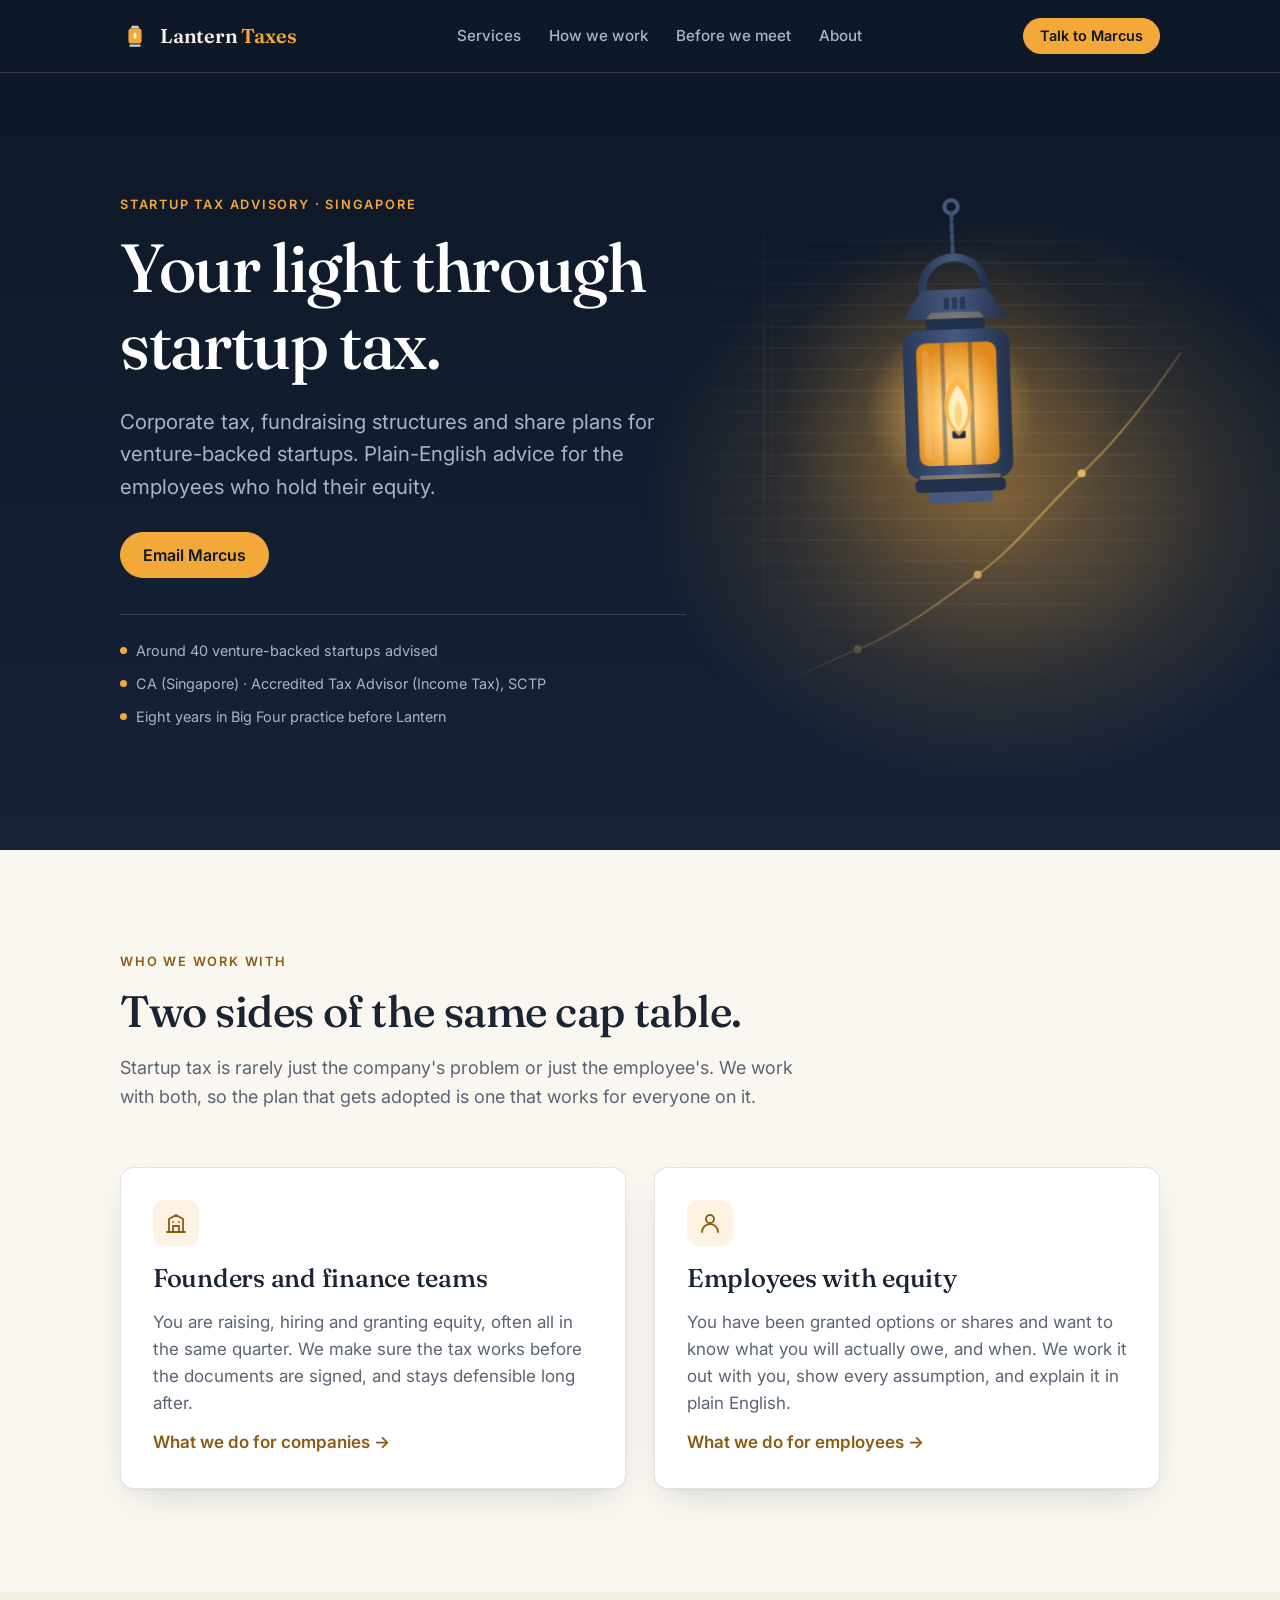
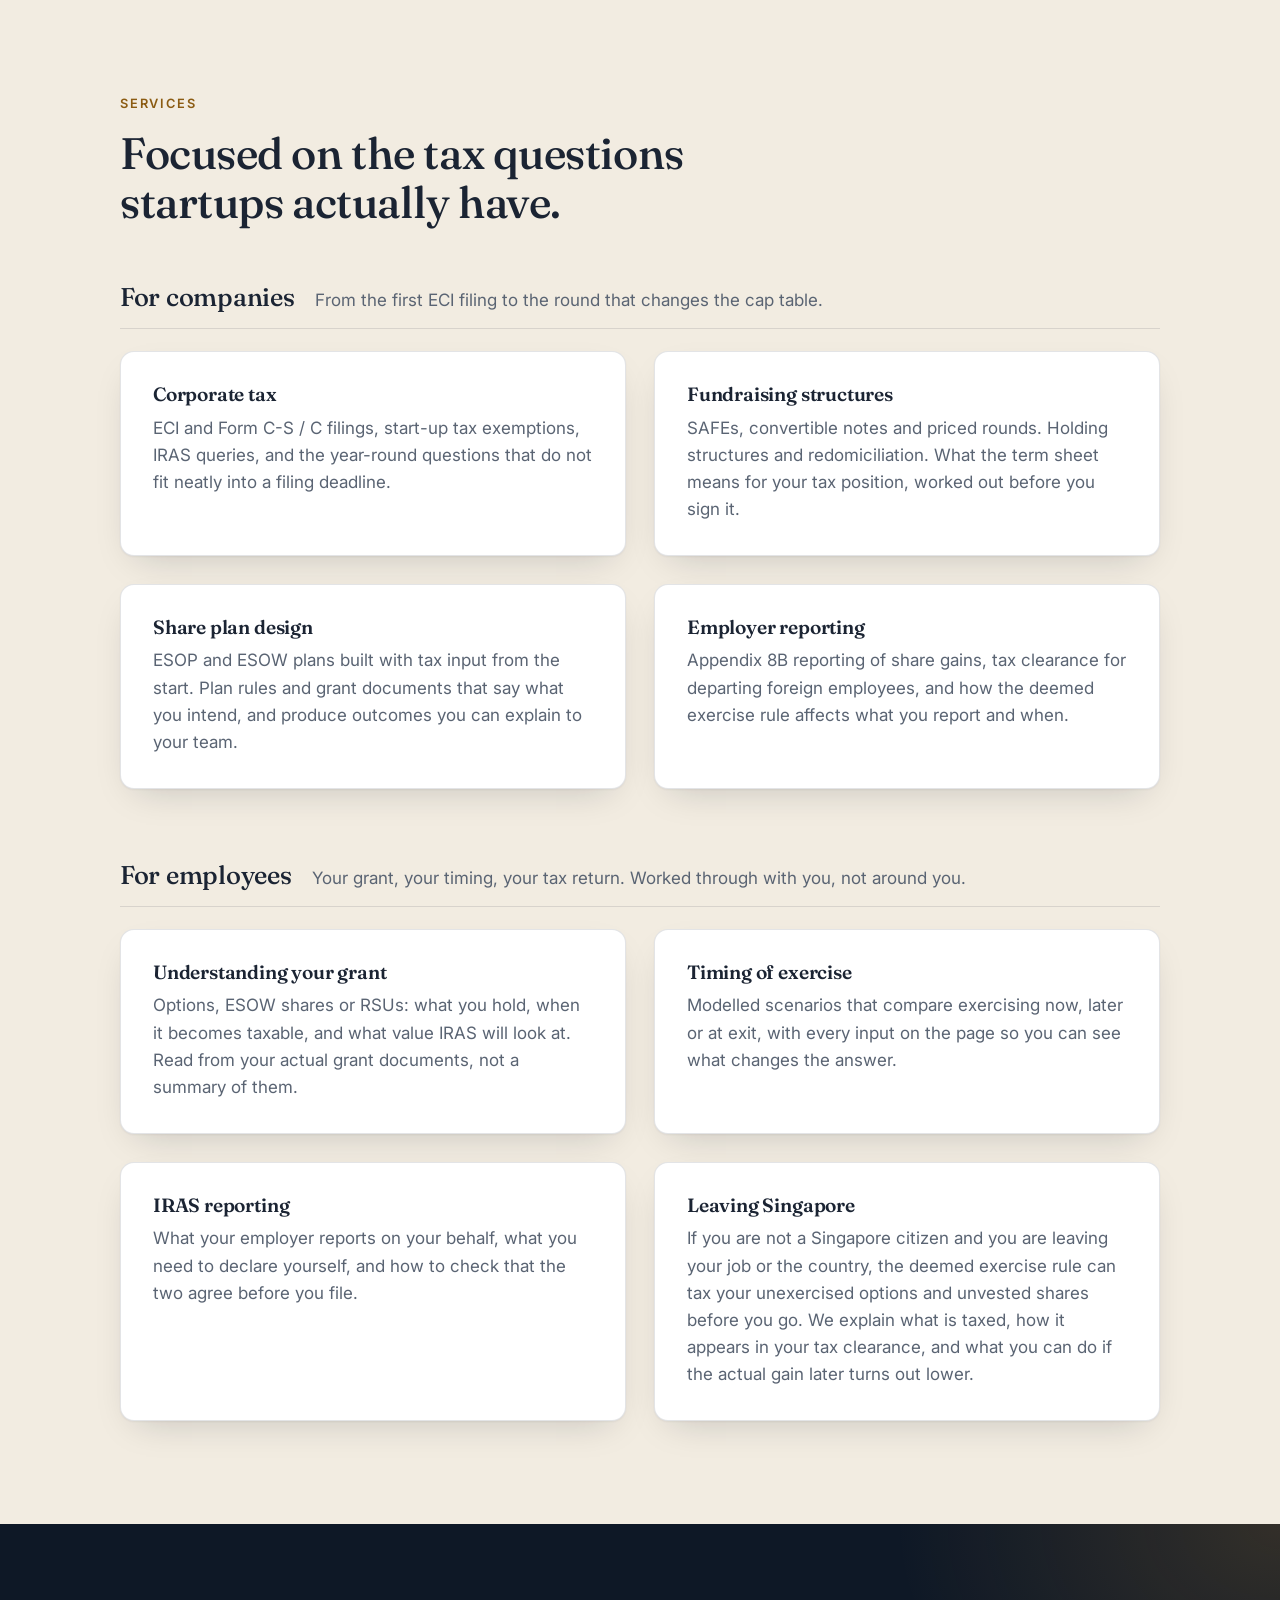
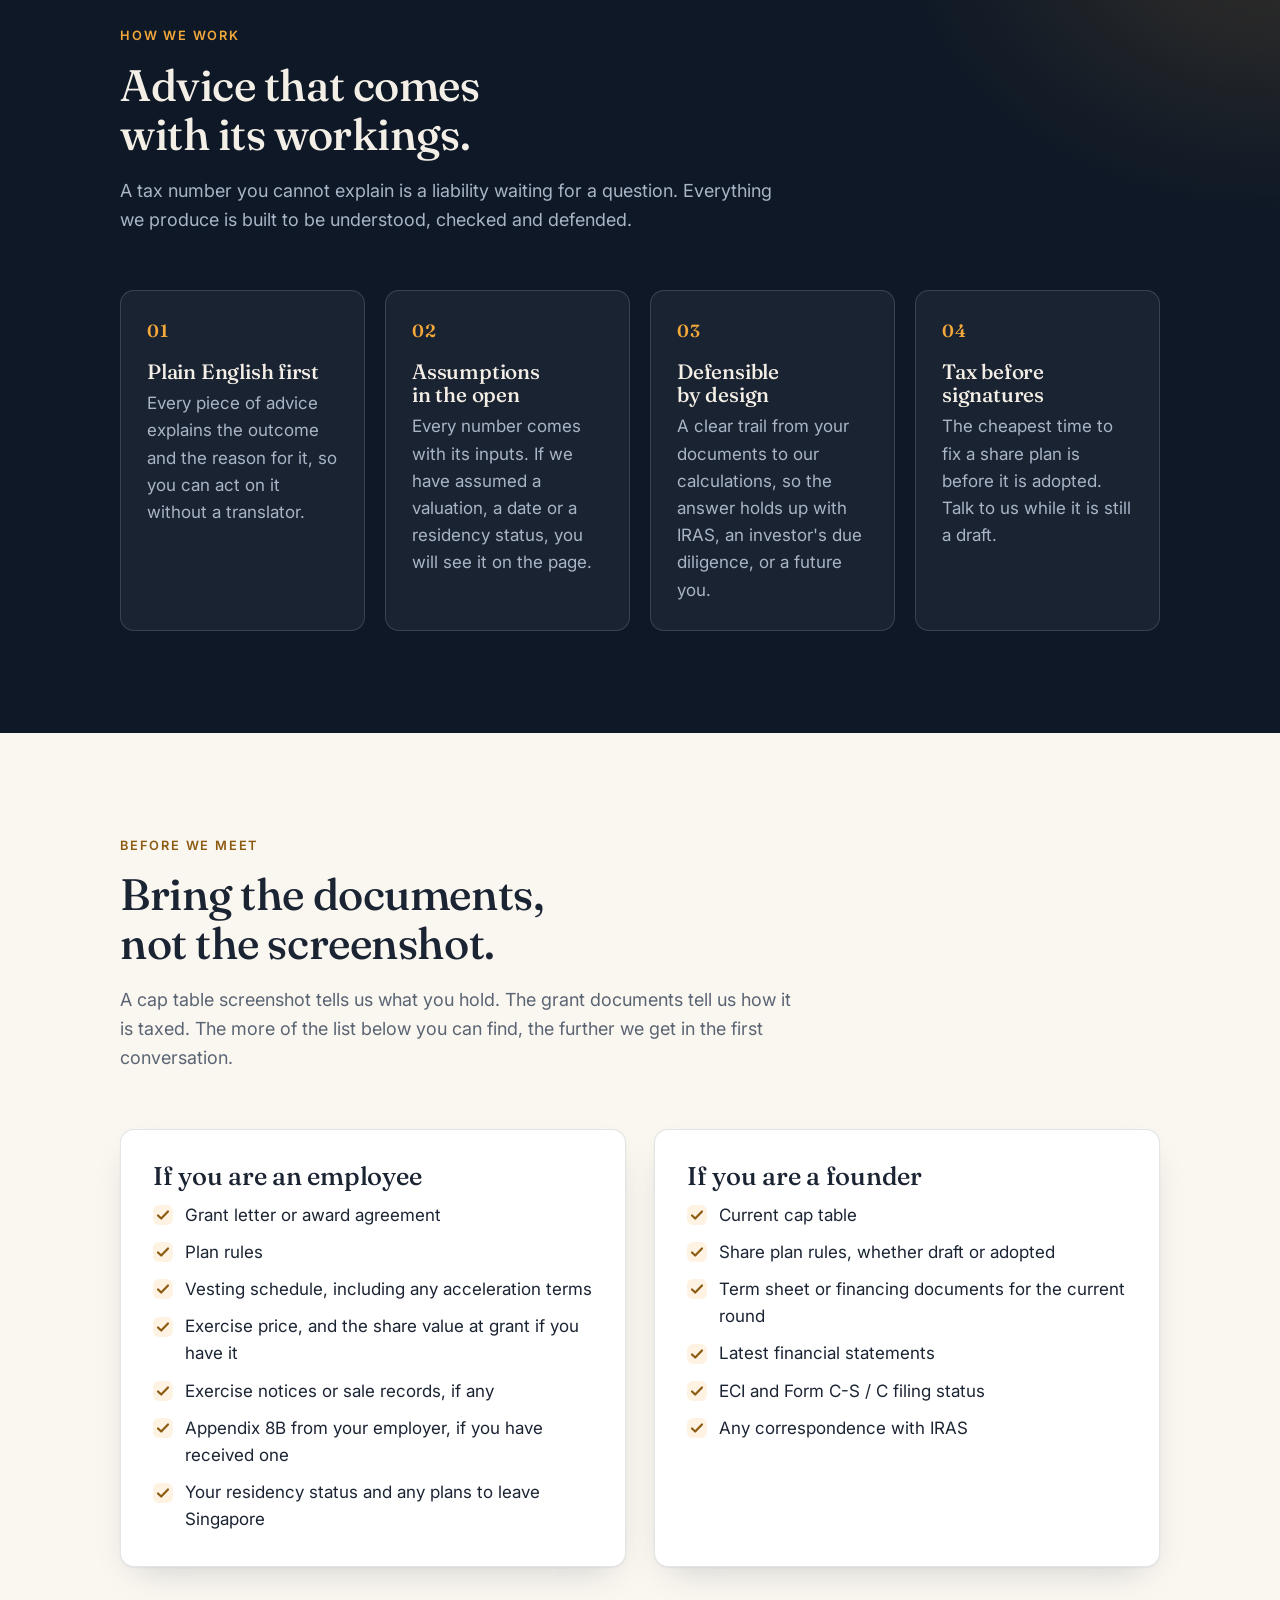
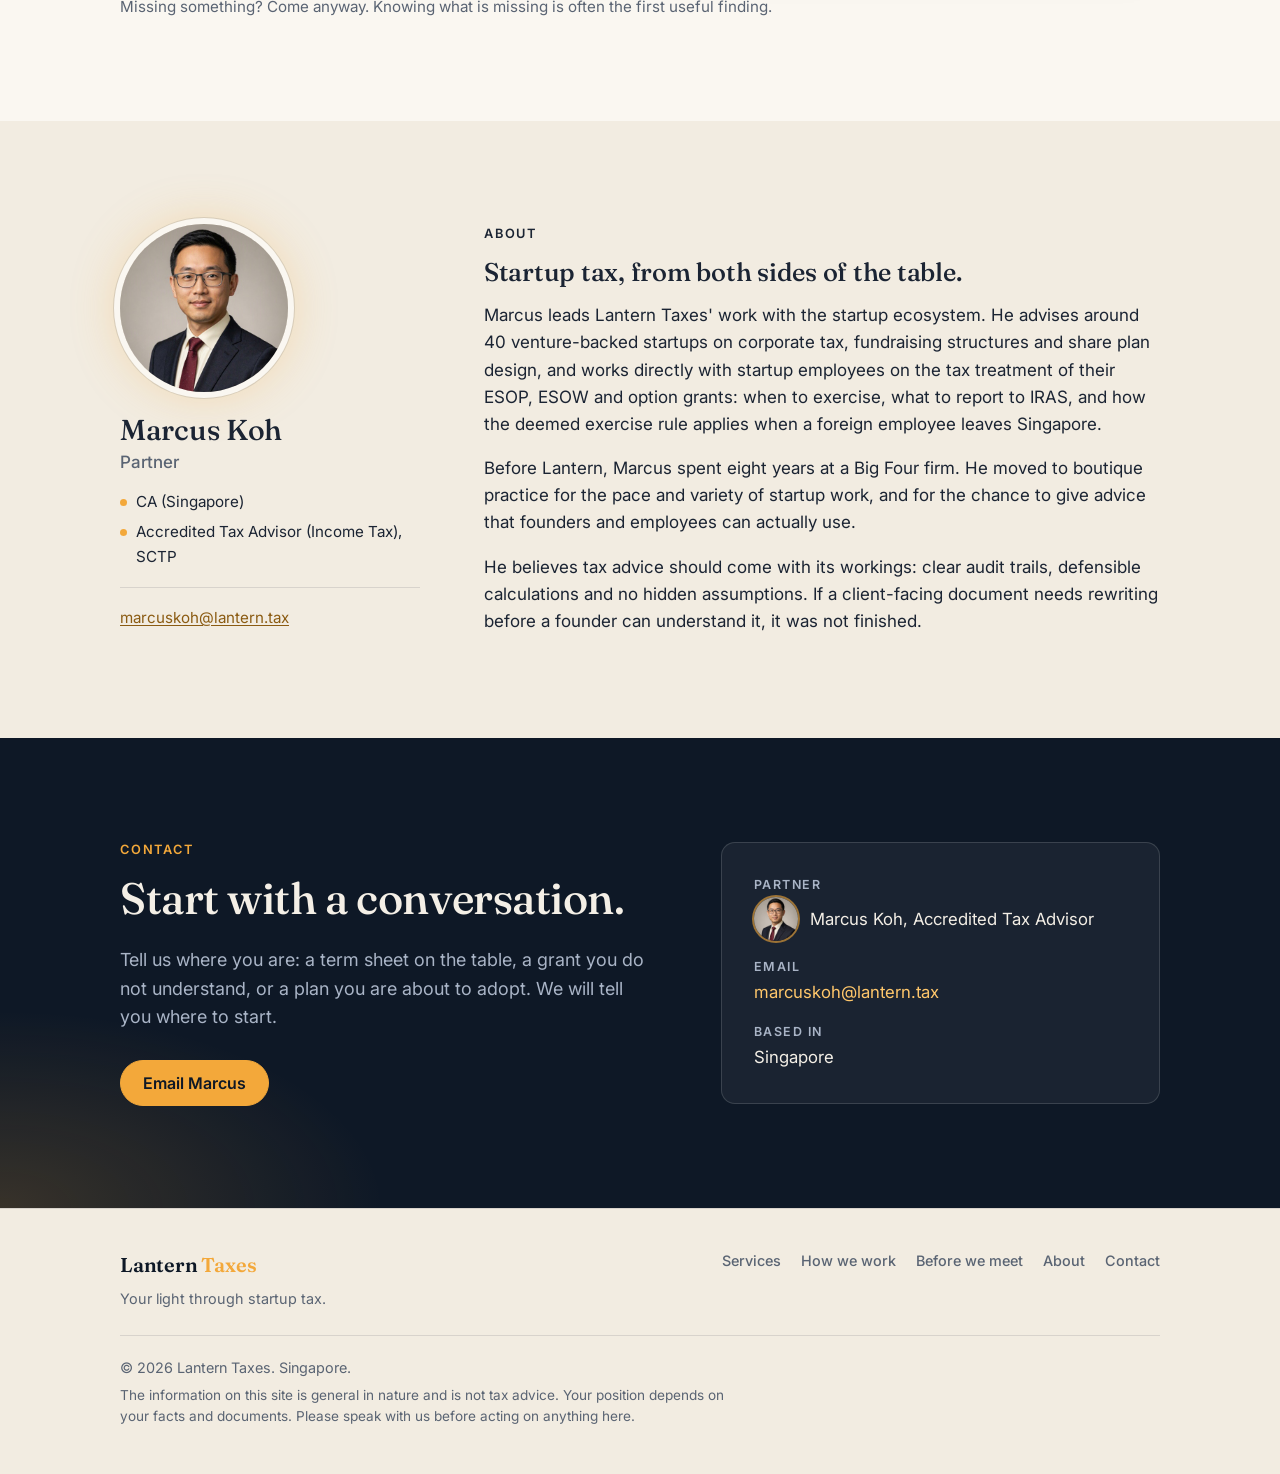
<file: index.html>
<!DOCTYPE html>
<html lang="en-SG">
<head>
  <meta charset="utf-8">
  <meta name="viewport" content="width=device-width, initial-scale=1">
  <title>Lantern Taxes | Startup tax advisory in Singapore</title>
  <meta name="description" content="Lantern Taxes is a Singapore tax advisory firm for venture-backed startups and the people who hold their equity. Corporate tax, fundraising structures, ESOP and ESOW design, and plain-English advice on option grants, exercise timing and IRAS reporting.">
  <meta name="theme-color" content="#0e1826">
  <link rel="canonical" href="https://lantern.tax/">
  <link rel="icon" href="favicon.svg" type="image/svg+xml">

  <meta property="og:type" content="website">
  <meta property="og:site_name" content="Lantern Taxes">
  <meta property="og:title" content="Lantern Taxes | Your light through startup tax">
  <meta property="og:description" content="Singapore tax advisory for venture-backed startups and their employees. Corporate tax, fundraising structures, share plans and ESOP advice, explained in plain English.">
  <meta property="og:url" content="https://lantern.tax/">
  <meta property="og:locale" content="en_SG">
  <meta property="og:image" content="https://lantern.tax/og-image.jpg">
  <meta property="og:image:secure_url" content="https://lantern.tax/og-image.jpg">
  <meta property="og:image:type" content="image/jpeg">
  <meta property="og:image:width" content="2400">
  <meta property="og:image:height" content="1260">
  <meta property="og:image:alt" content="Lantern Taxes: your light through startup tax. Marcus Koh, Partner, CA (Singapore), Accredited Tax Advisor (Income Tax).">
  <meta name="twitter:card" content="summary_large_image">
  <meta name="twitter:title" content="Lantern Taxes | Your light through startup tax">
  <meta name="twitter:description" content="Singapore tax advisory for venture-backed startups and their employees. Corporate tax, fundraising structures, share plans and ESOP advice, explained in plain English.">
  <meta name="twitter:image" content="https://lantern.tax/og-image.jpg">
  <meta name="twitter:image:alt" content="Lantern Taxes: your light through startup tax. Marcus Koh, Partner.">

  <link rel="preconnect" href="https://fonts.googleapis.com">
  <link rel="preconnect" href="https://fonts.gstatic.com" crossorigin>
  <link href="https://fonts.googleapis.com/css2?family=Fraunces:wght@500;600&amp;family=Inter:wght@400;500;600&amp;display=swap" rel="stylesheet">
  <link rel="stylesheet" href="styles.css">

  <script type="application/ld+json">
  {
    "@context": "https://schema.org",
    "@type": "AccountingService",
    "name": "Lantern Taxes",
    "url": "https://lantern.tax/",
    "image": "https://lantern.tax/og-image.jpg",
    "slogan": "Your light through startup tax.",
    "description": "Singapore tax advisory firm for venture-backed startups and their employees: corporate tax, fundraising structures, share plan design, and advice on ESOP, ESOW and option grants.",
    "email": "marcuskoh@lantern.tax",
    "areaServed": { "@type": "Country", "name": "Singapore" },
    "address": { "@type": "PostalAddress", "addressCountry": "SG" },
    "employee": {
      "@type": "Person",
      "name": "Marcus Koh",
      "image": "https://lantern.tax/marcus.jpeg",
      "jobTitle": "Partner, Accredited Tax Advisor (Income Tax)",
      "email": "marcuskoh@lantern.tax"
    }
  }
  </script>
</head>
<body>
  <a class="skip-link" href="#main">Skip to content</a>

  <header class="site-header">
    <div class="container nav">
      <a class="brand" href="#top" aria-label="Lantern Taxes home">
        <svg class="brand-mark" viewBox="0 0 32 32" aria-hidden="true" focusable="false">
          <path d="M11 8h10l-2-3h-6z" fill="#c9d3e3"/>
          <rect x="9" y="8" width="14" height="16" rx="3" fill="#f3a83a"/>
          <path d="M16 12c-2 2.5-2.5 4.5 0 7 2.5-2.5 2-4.5 0-7z" fill="#fff6dc"/>
          <rect x="10" y="25" width="12" height="2.5" rx="1" fill="#c9d3e3"/>
        </svg>
        <span class="brand-name">Lantern <span>Taxes</span></span>
      </a>
      <nav class="nav-links" aria-label="Primary">
        <a href="#services">Services</a>
        <a href="#approach">How we work</a>
        <a href="#prepare">Before we meet</a>
        <a href="#about">About</a>
      </nav>
      <a class="btn btn-primary btn-sm" href="#contact">Talk to Marcus</a>
    </div>
  </header>

  <main id="main">

    <!-- Hero -->
    <section class="hero" id="top">
      <div class="container hero-grid">
        <div class="hero-copy">
          <p class="eyebrow eyebrow-light">Startup tax advisory &middot; Singapore</p>
          <h1>Your light through startup&nbsp;tax.</h1>
          <p class="lead">
            Corporate tax, fundraising structures and share plans for venture-backed startups.
            Plain-English advice for the employees who hold their equity.
          </p>
          <div class="cta-row">
            <a class="btn btn-primary" href="mailto:marcuskoh@lantern.tax?subject=Enquiry%20from%20lantern.tax">Email Marcus</a>
          </div>
          <ul class="proof" aria-label="Credentials">
            <li>Around 40 venture-backed startups advised</li>
            <li>CA (Singapore) &middot; Accredited Tax Advisor (Income Tax), SCTP</li>
            <li>Eight years in Big Four practice before Lantern</li>
          </ul>
        </div>

        <div class="hero-art" aria-hidden="true">
          <svg class="lantern" viewBox="30 0 300 410" xmlns="http://www.w3.org/2000/svg" focusable="false">
            <defs>
              <radialGradient id="glass" cx="50%" cy="60%" r="62%">
                <stop offset="0" stop-color="#fff3d1"/>
                <stop offset=".45" stop-color="#ffc76b"/>
                <stop offset="1" stop-color="#e08a1c"/>
              </radialGradient>
              <linearGradient id="metal" x1="0" y1="0" x2="1" y2="0">
                <stop offset="0" stop-color="#2a3a57"/>
                <stop offset=".5" stop-color="#465a80"/>
                <stop offset="1" stop-color="#22314b"/>
              </linearGradient>
              <radialGradient id="haloWide" cx="50%" cy="50%" r="50%">
                <stop offset="0" stop-color="#f3a83a" stop-opacity=".34"/>
                <stop offset=".5" stop-color="#f3a83a" stop-opacity=".12"/>
                <stop offset="1" stop-color="#f3a83a" stop-opacity="0"/>
              </radialGradient>
              <radialGradient id="haloTight" cx="50%" cy="50%" r="50%">
                <stop offset="0" stop-color="#ffc76b" stop-opacity=".55"/>
                <stop offset="1" stop-color="#ffc76b" stop-opacity="0"/>
              </radialGradient>
              <radialGradient id="reach" cx="50%" cy="50%" r="50%">
                <stop offset="0" stop-color="#fff" stop-opacity="1"/>
                <stop offset=".4" stop-color="#fff" stop-opacity=".9"/>
                <stop offset=".75" stop-color="#fff" stop-opacity=".3"/>
                <stop offset="1" stop-color="#fff" stop-opacity="0"/>
              </radialGradient>
              <mask id="light" maskUnits="userSpaceOnUse" x="-60" y="-60" width="480" height="540">
                <g class="reach-in"><g class="reach-breathe">
                  <circle class="reach-sway" cx="180" cy="172" r="240" fill="url(#reach)"/>
                </g></g>
              </mask>
            </defs>

            <!-- What the light reveals: ledger rules and a path rising through them -->
            <g class="ledger" mask="url(#light)">
              <path d="M0 40H360M0 56H360M0 72H360M0 88H360M0 104H360M0 120H360M0 136H360M0 152H360M0 168H360M0 184H360M0 200H360M0 216H360M0 232H360M0 248H360M0 264H360M0 280H360M0 296H360M0 312H360M0 328H360M0 344H360M0 360H360M0 376H360M0 392H360M0 408H360M0 424H360" stroke="#f4efe6" stroke-opacity=".09" stroke-width="1"/>
              <path d="M40 0V420" stroke="#f3a83a" stroke-opacity=".22" stroke-width="1"/>
              <path d="M45 0V420" stroke="#f3a83a" stroke-opacity=".1" stroke-width="1"/>
              <path class="trail" pathLength="1" d="M20 380 C50 376, 80 358, 110 346 S170 312, 200 290 S250 240, 278 214 S330 156, 352 124" fill="none" stroke="#ffc76b" stroke-opacity=".6" stroke-width="1.5" stroke-linecap="round"/>
              <g class="waypoints" fill="#ffc76b">
                <circle class="wp" cx="110" cy="346" r="3"/>
                <circle class="wp" cx="200" cy="290" r="3"/>
                <circle class="wp" cx="278" cy="214" r="3"/>
              </g>
            </g>

            <g class="arrive">
              <g class="halo-in">
                <circle class="halo-wide" cx="180" cy="166" r="130" fill="url(#haloWide)"/>
                <circle class="halo-tight" cx="180" cy="166" r="64" fill="url(#haloTight)"/>
              </g>

              <g class="sway">
                <!-- hook, chain, handle -->
                <circle cx="180" cy="14" r="5" fill="none" stroke="#465a80" stroke-width="3"/>
                <path d="M180 19V52" stroke="#3d4f70" stroke-width="3" stroke-dasharray="5 3" stroke-linecap="round"/>
                <path d="M156 76 A24 24 0 0 1 204 76" fill="none" stroke="url(#metal)" stroke-width="6" stroke-linecap="round"/>
                <!-- cap with vents -->
                <path d="M140 98 L220 98 L204 76 L156 76 Z" fill="url(#metal)"/>
                <path d="M172 82h4v9h-4z M178 82h4v9h-4z M184 82h4v9h-4z" fill="#0e1826" opacity=".45"/>
                <path d="M158 98 H202 L198 93 H162 Z" fill="#ffc76b" opacity=".28"/>
                <rect x="158" y="98" width="44" height="8" fill="#22314b"/>
                <!-- body and glass -->
                <rect x="140" y="106" width="80" height="112" rx="12" fill="url(#metal)"/>
                <rect x="150" y="116" width="60" height="92" rx="7" fill="url(#glass)"/>
                <rect x="154" y="121" width="5" height="82" rx="2.5" fill="#fff" opacity=".14"/>
                <rect x="168" y="116" width="3" height="92" fill="#22314b" opacity=".4"/>
                <rect x="189" y="116" width="3" height="92" fill="#22314b" opacity=".4"/>
                <!-- burner and flame -->
                <rect x="175" y="182" width="10" height="6" rx="1.5" fill="#22314b"/>
                <g class="ignite">
                  <path class="flame-outer" d="M180 140 C167 155, 165 172, 180 186 C195 172, 193 155, 180 140Z" fill="#ffb347"/>
                  <path class="flame-mid" d="M180 148 C171 159, 170 173, 180 183 C190 173, 189 159, 180 148Z" fill="#fff0c2"/>
                  <path class="flame-core" d="M180 160 C176 167, 176 175, 180 180 C184 175, 184 167, 180 160Z" fill="#ffd27a"/>
                </g>
                <!-- base -->
                <rect x="150" y="215" width="60" height="3" fill="#ffc76b" opacity=".35"/>
                <rect x="146" y="218" width="68" height="10" rx="4" fill="#22314b"/>
                <rect x="156" y="228" width="48" height="8" rx="3" fill="#465a80"/>
              </g>

              <!-- embers drifting up from the vents -->
              <g class="motes">
              <circle class="mote" cx="170" cy="78" r="1.6" fill="#ffd27a" style="--d:5.4s;--delay:1.4s;--x:-8px"/>
              <circle class="mote" cx="186" cy="78" r="1.2" fill="#ffd27a" style="--d:6.2s;--delay:2.1s;--x:10px"/>
              <circle class="mote" cx="178" cy="78" r="1.9" fill="#ffd27a" style="--d:4.6s;--delay:2.9s;--x:3px"/>
              <circle class="mote" cx="192" cy="78" r="1.3" fill="#ffd27a" style="--d:5.8s;--delay:3.6s;--x:14px"/>
              <circle class="mote" cx="164" cy="78" r="1.4" fill="#ffd27a" style="--d:6.6s;--delay:4.4s;--x:-12px"/>
              <circle class="mote" cx="182" cy="78" r="1.1" fill="#ffd27a" style="--d:5.0s;--delay:5.0s;--x:6px"/>
              <circle class="mote" cx="175" cy="78" r="1.5" fill="#ffd27a" style="--d:7.0s;--delay:5.7s;--x:-4px"/>
              </g>
            </g>
          </svg>
        </div>
      </div>
    </section>

    <!-- Who we help -->
    <section class="section" id="who">
      <div class="container">
        <div class="section-head">
          <p class="eyebrow">Who we work with</p>
          <h2>Two sides of the same cap table.</h2>
          <p class="intro">
            Startup tax is rarely just the company's problem or just the employee's. We work with both, so the plan
            that gets adopted is one that works for everyone on it.
          </p>
        </div>
        <div class="grid grid-2">
          <article class="card card-feature">
            <div class="card-icon" aria-hidden="true">
              <svg viewBox="0 0 24 24" fill="none" stroke="currentColor" stroke-width="1.8" stroke-linecap="round" stroke-linejoin="round"><path d="M3 21h18M5 21V8l7-4 7 4v13M9 21v-6h6v6M9 11h.01M15 11h.01"/></svg>
            </div>
            <h3>Founders and finance teams</h3>
            <p>
              You are raising, hiring and granting equity, often all in the same quarter. We make sure the tax works
              before the documents are signed, and stays defensible long after.
            </p>
            <a class="text-link" href="#for-companies">What we do for companies</a>
          </article>
          <article class="card card-feature">
            <div class="card-icon" aria-hidden="true">
              <svg viewBox="0 0 24 24" fill="none" stroke="currentColor" stroke-width="1.8" stroke-linecap="round" stroke-linejoin="round"><circle cx="12" cy="8" r="4"/><path d="M4 21a8 8 0 0 1 16 0"/></svg>
            </div>
            <h3>Employees with equity</h3>
            <p>
              You have been granted options or shares and want to know what you will actually owe, and when. We work
              it out with you, show every assumption, and explain it in plain English.
            </p>
            <a class="text-link" href="#for-employees">What we do for employees</a>
          </article>
        </div>
      </div>
    </section>

    <!-- Services -->
    <section class="section section-alt" id="services">
      <div class="container">
        <div class="section-head">
          <p class="eyebrow">Services</p>
          <h2>Focused on the tax questions startups actually have.</h2>
        </div>

        <div class="service-group" id="for-companies">
          <div class="service-group-head">
            <h3>For companies</h3>
            <p>From the first ECI filing to the round that changes the cap table.</p>
          </div>
          <div class="grid grid-2">
            <article class="card">
              <h4>Corporate tax</h4>
              <p>
                ECI and Form C-S / C filings, start-up tax exemptions, IRAS queries, and the year-round questions
                that do not fit neatly into a filing deadline.
              </p>
            </article>
            <article class="card">
              <h4>Fundraising structures</h4>
              <p>
                SAFEs, convertible notes and priced rounds. Holding structures and redomiciliation. What the term
                sheet means for your tax position, worked out before you sign it.
              </p>
            </article>
            <article class="card">
              <h4>Share plan design</h4>
              <p>
                ESOP and ESOW plans built with tax input from the start. Plan rules and grant documents that say what
                you intend, and produce outcomes you can explain to your team.
              </p>
            </article>
            <article class="card">
              <h4>Employer reporting</h4>
              <p>
                Appendix 8B reporting of share gains, tax clearance for departing foreign employees, and how the
                deemed exercise rule affects what you report and when.
              </p>
            </article>
          </div>
        </div>

        <div class="service-group" id="for-employees">
          <div class="service-group-head">
            <h3>For employees</h3>
            <p>Your grant, your timing, your tax return. Worked through with you, not around you.</p>
          </div>
          <div class="grid grid-2">
            <article class="card">
              <h4>Understanding your grant</h4>
              <p>
                Options, ESOW shares or RSUs: what you hold, when it becomes taxable, and what value IRAS will look
                at. Read from your actual grant documents, not a summary of them.
              </p>
            </article>
            <article class="card">
              <h4>Timing of exercise</h4>
              <p>
                Modelled scenarios that compare exercising now, later or at exit, with every input on the page so you
                can see what changes the answer.
              </p>
            </article>
            <article class="card">
              <h4>IRAS reporting</h4>
              <p>
                What your employer reports on your behalf, what you need to declare yourself, and how to check that
                the two agree before you file.
              </p>
            </article>
            <article class="card">
              <h4>Leaving Singapore</h4>
              <p>
                If you are not a Singapore citizen and you are leaving your job or the country, the deemed exercise
                rule can tax your unexercised options and unvested shares before you go. We explain what is taxed,
                how it appears in your tax clearance, and what you can do if the actual gain later turns out lower.
              </p>
            </article>
          </div>
        </div>
      </div>
    </section>

    <!-- How we work -->
    <section class="section section-dark" id="approach">
      <div class="container">
        <div class="section-head">
          <p class="eyebrow eyebrow-light">How we work</p>
          <h2>Advice that comes with its workings.</h2>
          <p class="intro">
            A tax number you cannot explain is a liability waiting for a question. Everything we produce is built to
            be understood, checked and defended.
          </p>
        </div>
        <ol class="principles">
          <li>
            <span class="principle-num" aria-hidden="true">01</span>
            <h3>Plain English first</h3>
            <p>Every piece of advice explains the outcome and the reason for it, so you can act on it without a translator.</p>
          </li>
          <li>
            <span class="principle-num" aria-hidden="true">02</span>
            <h3>Assumptions in the open</h3>
            <p>Every number comes with its inputs. If we have assumed a valuation, a date or a residency status, you will see it on the page.</p>
          </li>
          <li>
            <span class="principle-num" aria-hidden="true">03</span>
            <h3>Defensible by design</h3>
            <p>A clear trail from your documents to our calculations, so the answer holds up with IRAS, an investor's due diligence, or a future you.</p>
          </li>
          <li>
            <span class="principle-num" aria-hidden="true">04</span>
            <h3>Tax before signatures</h3>
            <p>The cheapest time to fix a share plan is before it is adopted. Talk to us while it is still a draft.</p>
          </li>
        </ol>
      </div>
    </section>

    <!-- Before we meet -->
    <section class="section" id="prepare">
      <div class="container">
        <div class="section-head">
          <p class="eyebrow">Before we meet</p>
          <h2>Bring the documents, not the screenshot.</h2>
          <p class="intro">
            A cap table screenshot tells us what you hold. The grant documents tell us how it is taxed. The more of
            the list below you can find, the further we get in the first conversation.
          </p>
        </div>
        <div class="grid grid-2">
          <div class="card">
            <h3>If you are an employee</h3>
            <ul class="checklist">
              <li>Grant letter or award agreement</li>
              <li>Plan rules</li>
              <li>Vesting schedule, including any acceleration terms</li>
              <li>Exercise price, and the share value at grant if you have it</li>
              <li>Exercise notices or sale records, if any</li>
              <li>Appendix 8B from your employer, if you have received one</li>
              <li>Your residency status and any plans to leave Singapore</li>
            </ul>
          </div>
          <div class="card">
            <h3>If you are a founder</h3>
            <ul class="checklist">
              <li>Current cap table</li>
              <li>Share plan rules, whether draft or adopted</li>
              <li>Term sheet or financing documents for the current round</li>
              <li>Latest financial statements</li>
              <li>ECI and Form C-S / C filing status</li>
              <li>Any correspondence with IRAS</li>
            </ul>
          </div>
        </div>
        <p class="footnote">Missing something? Come anyway. Knowing what is missing is often the first useful finding.</p>
      </div>
    </section>

    <!-- About -->
    <section class="section section-alt" id="about">
      <div class="container about-grid">
        <div class="about-side">
          <img class="portrait" src="marcus-480.jpg" alt="Marcus Koh" width="480" height="480">
          <h2 class="about-name">Marcus Koh</h2>
          <p class="about-role">Partner</p>
          <ul class="credentials">
            <li>CA (Singapore)</li>
            <li>Accredited Tax Advisor (Income Tax), SCTP</li>
          </ul>
          <ul class="contact-mini">
            <li><a href="mailto:marcuskoh@lantern.tax">marcuskoh@lantern.tax</a></li>
          </ul>
        </div>
        <div class="about-body">
          <p class="eyebrow">About</p>
          <h3 class="about-heading">Startup tax, from both sides of the table.</h3>
          <p>
            Marcus leads Lantern Taxes' work with the startup ecosystem. He advises around 40 venture-backed startups
            on corporate tax, fundraising structures and share plan design, and works directly with startup employees
            on the tax treatment of their ESOP, ESOW and option grants: when to exercise, what to report to IRAS, and
            how the deemed exercise rule applies when a foreign employee leaves Singapore.
          </p>
          <p>
            Before Lantern, Marcus spent eight years at a Big Four firm. He moved to boutique practice for the pace
            and variety of startup work, and for the chance to give advice that founders and employees can actually
            use.
          </p>
          <p>
            He believes tax advice should come with its workings: clear audit trails, defensible calculations and no
            hidden assumptions. If a client-facing document needs rewriting before a founder can understand it, it
            was not finished.
          </p>
        </div>
      </div>
    </section>

    <!-- Contact -->
    <section class="section section-dark section-contact" id="contact">
      <div class="container contact-grid">
        <div class="contact-copy">
          <p class="eyebrow eyebrow-light">Contact</p>
          <h2>Start with a conversation.</h2>
          <p class="intro">
            Tell us where you are: a term sheet on the table, a grant you do not understand, or a plan you are about
            to adopt. We will tell you where to start.
          </p>
          <div class="cta-row">
            <a class="btn btn-primary" href="mailto:marcuskoh@lantern.tax?subject=Enquiry%20from%20lantern.tax">Email Marcus</a>
          </div>
        </div>
        <div class="contact-card">
          <dl>
            <div>
              <dt>Partner</dt>
              <dd class="contact-person"><img class="avatar" src="marcus-480.jpg" alt="" width="480" height="480">Marcus Koh, Accredited Tax Advisor</dd>
            </div>
            <div>
              <dt>Email</dt>
              <dd><a href="mailto:marcuskoh@lantern.tax">marcuskoh@lantern.tax</a></dd>
            </div>
            <div>
              <dt>Based in</dt>
              <dd>Singapore</dd>
            </div>
          </dl>
        </div>
      </div>
    </section>

  </main>

  <footer class="site-footer">
    <div class="container footer-grid">
      <div class="footer-brand">
        <span class="brand-name">Lantern <span>Taxes</span></span>
        <p>Your light through startup tax.</p>
      </div>
      <nav class="footer-links" aria-label="Footer">
        <a href="#services">Services</a>
        <a href="#approach">How we work</a>
        <a href="#prepare">Before we meet</a>
        <a href="#about">About</a>
        <a href="#contact">Contact</a>
      </nav>
      <div class="footer-meta">
        <p>&copy; 2026 Lantern Taxes. Singapore.</p>
        <p class="disclaimer">
          The information on this site is general in nature and is not tax advice. Your position depends on your
          facts and documents. Please speak with us before acting on anything here.
        </p>
      </div>
    </div>
  </footer>
</body>
</html>
</file>
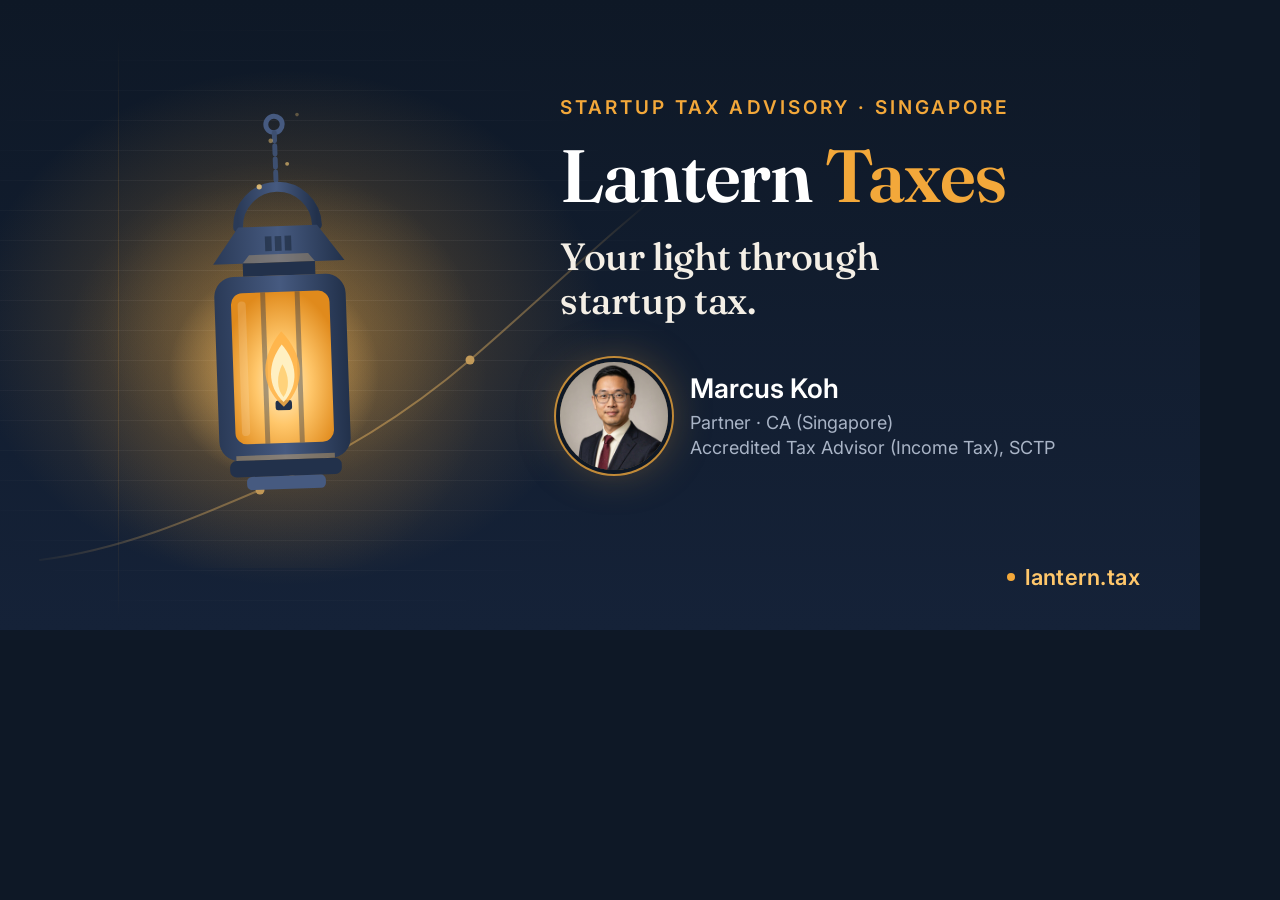
<file: og-image.html>
<!DOCTYPE html>
<html lang="en">
<head>
  <meta charset="utf-8">
  <meta name="robots" content="noindex">
  <title>Lantern Taxes social preview source</title>
  <!-- Source layout for og-image.jpg. Render at 1200x630 CSS px with a 2x device scale factor. -->
  <link rel="preconnect" href="https://fonts.googleapis.com">
  <link rel="preconnect" href="https://fonts.gstatic.com" crossorigin>
  <link href="https://fonts.googleapis.com/css2?family=Fraunces:wght@500;600&amp;family=Inter:wght@400;500;600&amp;display=swap" rel="stylesheet">
  <style>
    html, body { margin: 0; }
    body {
      width: 1200px; height: 630px; overflow: hidden; position: relative;
      background: #0e1826; color: #f4efe6;
      font-family: "Inter", system-ui, -apple-system, "Segoe UI", sans-serif;
      -webkit-font-smoothing: antialiased;
    }
    .bg {
      position: absolute; inset: 0;
      background:
        radial-gradient(40% 62% at 24% 52%, rgba(243, 168, 58, 0.34), transparent 66%),
        radial-gradient(26% 40% at 24% 52%, rgba(255, 199, 107, 0.18), transparent 60%),
        linear-gradient(180deg, #0e1826 0%, #152238 100%);
    }
    .ledger {
      position: absolute; inset: 0;
      background-image:
        repeating-linear-gradient(180deg, rgba(244, 239, 230, 0.08) 0 1px, transparent 1px 30px),
        linear-gradient(90deg, transparent 0 118px, rgba(243, 168, 58, 0.22) 118px 119px, transparent 119px);
      -webkit-mask-image: radial-gradient(46% 72% at 24% 52%, #000 0%, rgba(0,0,0,0.6) 45%, transparent 72%);
              mask-image: radial-gradient(46% 72% at 24% 52%, #000 0%, rgba(0,0,0,0.6) 45%, transparent 72%);
    }
    .trail {
      position: absolute; inset: 0; width: 1200px; height: 630px;
      -webkit-mask-image: radial-gradient(46% 72% at 24% 52%, #000 0%, rgba(0,0,0,0.6) 45%, transparent 72%);
              mask-image: radial-gradient(46% 72% at 24% 52%, #000 0%, rgba(0,0,0,0.6) 45%, transparent 72%);
    }
    .lantern { position: absolute; left: 44px; top: 62px; width: 460px; height: 506px; }
    .copy { position: absolute; left: 560px; top: 96px; width: 590px; }
    .eyebrow {
      font-size: 19px; font-weight: 600; letter-spacing: 0.16em; text-transform: uppercase;
      color: #f3a83a; margin: 0 0 20px;
    }
    .brand {
      font-family: "Fraunces", Georgia, serif; font-weight: 600; font-size: 74px; line-height: 1;
      letter-spacing: -0.015em; color: #fff; margin: 0 0 22px;
    }
    .brand span { color: #f3a83a; }
    .tag {
      font-family: "Fraunces", Georgia, serif; font-weight: 500; font-size: 38px; line-height: 1.15;
      color: #f4efe6; margin: 0 0 40px; letter-spacing: -0.01em;
    }
    .person { display: flex; align-items: center; gap: 22px; }
    .person img {
      width: 108px; height: 108px; border-radius: 50%; object-fit: cover; flex: none;
      box-shadow: 0 0 0 4px #0e1826, 0 0 0 6px rgba(243, 168, 58, 0.75), 0 0 44px rgba(243, 168, 58, 0.35);
    }
    .person .name { font-size: 27px; font-weight: 600; color: #fff; line-height: 1.2; }
    .person .role { font-size: 18px; color: #a9b4c6; margin-top: 6px; line-height: 1.35; }
    .url {
      position: absolute; right: 60px; bottom: 40px;
      font-size: 22px; font-weight: 600; color: #ffc76b; letter-spacing: 0.02em;
      display: flex; align-items: center; gap: 10px;
    }
    .url::before { content: ""; width: 8px; height: 8px; border-radius: 50%; background: #f3a83a; }
  </style>
</head>
<body>
  <div class="bg"></div>
  <div class="ledger"></div>
  <svg class="trail" viewBox="0 0 1200 630" xmlns="http://www.w3.org/2000/svg">
    <path d="M40 560 C120 550, 190 520, 260 490 S400 420, 470 360 S600 240, 700 160" fill="none" stroke="#ffc76b" stroke-opacity=".55" stroke-width="2" stroke-linecap="round"/>
    <g fill="#ffc76b"><circle cx="260" cy="490" r="4.5"/><circle cx="470" cy="360" r="4.5"/><circle cx="700" cy="160" r="4.5"/></g>
  </svg>

  <svg class="lantern" viewBox="40 0 280 260" xmlns="http://www.w3.org/2000/svg">
    <defs>
      <radialGradient id="glass" cx="50%" cy="60%" r="62%">
        <stop offset="0" stop-color="#fff3d1"/><stop offset=".45" stop-color="#ffc76b"/><stop offset="1" stop-color="#e08a1c"/>
      </radialGradient>
      <linearGradient id="metal" x1="0" y1="0" x2="1" y2="0">
        <stop offset="0" stop-color="#2a3a57"/><stop offset=".5" stop-color="#465a80"/><stop offset="1" stop-color="#22314b"/>
      </linearGradient>
      <radialGradient id="haloWide" cx="50%" cy="50%" r="50%">
        <stop offset="0" stop-color="#f3a83a" stop-opacity=".36"/><stop offset=".5" stop-color="#f3a83a" stop-opacity=".12"/><stop offset="1" stop-color="#f3a83a" stop-opacity="0"/>
      </radialGradient>
      <radialGradient id="haloTight" cx="50%" cy="50%" r="50%">
        <stop offset="0" stop-color="#ffc76b" stop-opacity=".6"/><stop offset="1" stop-color="#ffc76b" stop-opacity="0"/>
      </radialGradient>
    </defs>
    <circle cx="180" cy="166" r="130" fill="url(#haloWide)"/>
    <circle cx="180" cy="166" r="64" fill="url(#haloTight)"/>
    <g transform="rotate(-2 180 14)">
      <circle cx="180" cy="14" r="5" fill="none" stroke="#465a80" stroke-width="3"/>
      <path d="M180 19V52" stroke="#3d4f70" stroke-width="3" stroke-dasharray="5 3" stroke-linecap="round"/>
      <path d="M156 76 A24 24 0 0 1 204 76" fill="none" stroke="url(#metal)" stroke-width="6" stroke-linecap="round"/>
      <path d="M140 98 L220 98 L204 76 L156 76 Z" fill="url(#metal)"/>
      <path d="M172 82h4v9h-4z M178 82h4v9h-4z M184 82h4v9h-4z" fill="#0e1826" opacity=".45"/>
      <path d="M158 98 H202 L198 93 H162 Z" fill="#ffc76b" opacity=".28"/>
      <rect x="158" y="98" width="44" height="8" fill="#22314b"/>
      <rect x="140" y="106" width="80" height="112" rx="12" fill="url(#metal)"/>
      <rect x="150" y="116" width="60" height="92" rx="7" fill="url(#glass)"/>
      <rect x="154" y="121" width="5" height="82" rx="2.5" fill="#fff" opacity=".14"/>
      <rect x="168" y="116" width="3" height="92" fill="#22314b" opacity=".4"/>
      <rect x="189" y="116" width="3" height="92" fill="#22314b" opacity=".4"/>
      <rect x="175" y="182" width="10" height="6" rx="1.5" fill="#22314b"/>
      <path d="M180 140 C167 155, 165 172, 180 186 C195 172, 193 155, 180 140Z" fill="#ffb347" opacity=".85"/>
      <path d="M180 148 C171 159, 170 173, 180 183 C190 173, 189 159, 180 148Z" fill="#fff0c2"/>
      <path d="M180 160 C176 167, 176 175, 180 180 C184 175, 184 167, 180 160Z" fill="#ffd27a"/>
      <rect x="150" y="215" width="60" height="3" fill="#ffc76b" opacity=".35"/>
      <rect x="146" y="218" width="68" height="10" rx="4" fill="#22314b"/>
      <rect x="156" y="228" width="48" height="8" rx="3" fill="#465a80"/>
    </g>
    <g fill="#ffd27a"><circle cx="171" cy="52" r="1.6" opacity=".8"/><circle cx="188" cy="38" r="1.2" opacity=".6"/><circle cx="178" cy="24" r="1.4" opacity=".45"/><circle cx="194" cy="8" r="1.1" opacity=".3"/></g>
  </svg>

  <div class="copy">
    <p class="eyebrow">Startup tax advisory &middot; Singapore</p>
    <h1 class="brand">Lantern <span>Taxes</span></h1>
    <p class="tag">Your light through<br>startup tax.</p>
    <div class="person">
      <img src="marcus-480.jpg" alt="">
      <div>
        <div class="name">Marcus Koh</div>
        <div class="role">Partner &middot; CA (Singapore)<br>Accredited Tax Advisor (Income Tax), SCTP</div>
      </div>
    </div>
  </div>
  <div class="url">lantern.tax</div>
</body>
</html>
</file>
<file: styles.css>
/* ==========================================================================
   Lantern Taxes — styles.css
   Static landing page. No build step. Fonts: Fraunces (display) + Inter (body).
   ========================================================================== */

:root {
  --ink: #0e1826;
  --ink-2: #152238;
  --ink-3: #1d2d47;
  --paper: #faf7f1;
  --paper-2: #f2ece1;
  --card: #ffffff;
  --card-dark: rgba(255, 255, 255, 0.05);

  --text: #1b2433;
  --muted: #5a6473;
  --text-on-dark: #f4efe6;
  --muted-on-dark: #a9b4c6;

  --amber: #f3a83a;
  --amber-2: #ffc76b;
  --amber-soft: rgba(243, 168, 58, 0.14);
  --brass: #8b5b12;

  --line: rgba(27, 36, 51, 0.12);
  --line-dark: rgba(255, 255, 255, 0.14);

  --radius: 14px;
  --radius-sm: 10px;
  --shadow: 0 1px 2px rgba(14, 24, 38, 0.05), 0 14px 36px -16px rgba(14, 24, 38, 0.22);

  --font-display: "Fraunces", Georgia, "Times New Roman", serif;
  --font-body: "Inter", system-ui, -apple-system, "Segoe UI", Roboto, Helvetica, Arial, sans-serif;

  --container: 1120px;
  --gutter: clamp(16px, 4vw, 40px);
  --section-y: clamp(56px, 8vw, 104px);
}

/* Reset ----------------------------------------------------------------- */

*, *::before, *::after { box-sizing: border-box; }

html {
  scroll-behavior: smooth;
  -webkit-text-size-adjust: 100%;
}

body {
  margin: 0;
  font-family: var(--font-body);
  font-size: 17px;
  line-height: 1.6;
  color: var(--text);
  background: var(--paper);
  -webkit-font-smoothing: antialiased;
  text-rendering: optimizeLegibility;
}

img, svg { display: block; max-width: 100%; }

h1, h2, h3, h4 {
  font-family: var(--font-display);
  font-weight: 500;
  line-height: 1.12;
  letter-spacing: -0.01em;
  margin: 0 0 0.5em;
  text-wrap: balance;
}

h1 { font-size: clamp(2.5rem, 6vw, 4.25rem); letter-spacing: -0.02em; }
h2 { font-size: clamp(1.9rem, 4vw, 2.75rem); }
h3 { font-size: clamp(1.3rem, 2.2vw, 1.6rem); }
h4 { font-size: 1.2rem; font-weight: 600; }

p { margin: 0 0 1em; }
p:last-child { margin-bottom: 0; }

a { color: var(--brass); text-decoration-thickness: 1px; text-underline-offset: 0.15em; }
a:hover { color: var(--ink); }

ul, ol { margin: 0; padding: 0; }

:focus-visible {
  outline: 3px solid var(--amber);
  outline-offset: 3px;
  border-radius: 4px;
}

.skip-link {
  position: absolute;
  left: 16px;
  top: -100px;
  padding: 10px 14px;
  background: var(--amber);
  color: var(--ink);
  border-radius: 8px;
  font-weight: 600;
  z-index: 100;
}
.skip-link:focus { top: 16px; }

/* Layout ---------------------------------------------------------------- */

.container {
  width: 100%;
  max-width: var(--container);
  margin-inline: auto;
  padding-inline: var(--gutter);
}

.section { padding-block: var(--section-y); }
.section-alt { background: var(--paper-2); }

.section-dark {
  background:
    radial-gradient(50% 60% at 100% 0%, rgba(243, 168, 58, 0.16), transparent 60%),
    var(--ink);
  color: var(--text-on-dark);
}
.section-dark h2, .section-dark h3 { color: var(--text-on-dark); }
.section-dark .intro { color: var(--muted-on-dark); }
.section-dark a { color: var(--amber-2); }
.section-dark a:hover { color: #fff; }
.section-dark .btn-primary, .section-dark .btn-primary:hover { color: var(--ink); }
.section-dark .btn-ghost { color: var(--text-on-dark); }

.section-head {
  max-width: 680px;
  margin-bottom: clamp(32px, 5vw, 56px);
}
.section-head h2 { margin-bottom: 0.4em; }

.intro {
  font-size: 1.125rem;
  color: var(--muted);
}

.eyebrow {
  font-size: 0.8rem;
  font-weight: 600;
  letter-spacing: 0.14em;
  text-transform: uppercase;
  color: var(--brass);
  margin: 0 0 14px;
}
.eyebrow-light { color: var(--amber); }

.grid { display: grid; gap: clamp(16px, 2.5vw, 28px); }
@media (min-width: 720px) {
  .grid-2 { grid-template-columns: repeat(2, minmax(0, 1fr)); }
}

/* Buttons --------------------------------------------------------------- */

.btn {
  display: inline-flex;
  align-items: center;
  justify-content: center;
  gap: 8px;
  padding: 14px 22px;
  border-radius: 999px;
  font-weight: 600;
  font-size: 1rem;
  line-height: 1;
  text-decoration: none;
  border: 1.5px solid transparent;
  transition: background-color 160ms ease, border-color 160ms ease, color 160ms ease, transform 160ms ease;
  white-space: nowrap;
}
.btn:active { transform: translateY(1px); }

.btn-primary {
  background: var(--amber);
  color: var(--ink);
  border-color: var(--amber);
}
.btn-primary:hover { background: var(--amber-2); border-color: var(--amber-2); color: var(--ink); }

.btn-ghost {
  background: transparent;
  color: var(--text-on-dark);
  border-color: var(--line-dark);
}
.btn-ghost:hover {
  background: rgba(255, 255, 255, 0.07);
  border-color: rgba(255, 255, 255, 0.35);
  color: #fff;
}

.btn-sm { padding: 10px 16px; font-size: 0.9rem; }

.cta-row {
  display: flex;
  flex-wrap: wrap;
  gap: 12px;
  margin-top: 28px;
}

.text-link {
  display: inline-block;
  margin-top: 8px;
  font-weight: 600;
  text-decoration: none;
}
.text-link::after { content: " \2192"; }
.text-link:hover { text-decoration: underline; }

/* Header ---------------------------------------------------------------- */

.site-header {
  background: var(--ink);
  color: var(--text-on-dark);
  border-bottom: 1px solid var(--line-dark);
}

.nav {
  display: flex;
  align-items: center;
  justify-content: space-between;
  gap: 24px;
  min-height: 72px;
}

.brand {
  display: inline-flex;
  align-items: center;
  gap: 10px;
  color: inherit;
  text-decoration: none;
}
.brand:hover { color: inherit; }
.brand-mark { width: 30px; height: 30px; flex: none; }

.brand-name {
  font-family: var(--font-display);
  font-weight: 600;
  font-size: 1.25rem;
  letter-spacing: -0.01em;
}
.brand-name span { color: var(--amber); }

.nav-links {
  display: none;
  gap: 28px;
}
.nav-links a {
  color: var(--muted-on-dark);
  text-decoration: none;
  font-weight: 500;
  font-size: 0.95rem;
}
.nav-links a:hover { color: #fff; }

@media (min-width: 860px) {
  .nav-links { display: flex; }
}

/* Hero ------------------------------------------------------------------ */

.hero {
  position: relative;
  overflow: hidden;
  color: var(--text-on-dark);
  background: linear-gradient(180deg, var(--ink) 0%, var(--ink-2) 100%);
  padding-block: clamp(56px, 8vw, 112px) 0;
}
.hero::before {
  content: "";
  position: absolute;
  inset: 0;
  pointer-events: none;
  background: radial-gradient(55% 45% at 50% 105%, rgba(243, 168, 58, 0.28), transparent 65%);
  animation: fade 1.8s ease-out 0.6s both;
}
.hero > .container { position: relative; }

.hero-grid {
  display: grid;
  gap: 40px;
  align-items: center;
}

.hero h1 { color: #fff; margin-bottom: 0.35em; }

.hero .lead {
  font-size: clamp(1.1rem, 1.6vw, 1.3rem);
  color: var(--muted-on-dark);
  max-width: 34em;
}

.proof {
  list-style: none;
  display: flex;
  flex-wrap: wrap;
  gap: 10px 22px;
  margin-top: 36px;
  padding-top: 24px;
  border-top: 1px solid var(--line-dark);
  font-size: 0.9rem;
  color: var(--muted-on-dark);
}
.proof li {
  position: relative;
  padding-left: 16px;
}
.proof li::before {
  content: "";
  position: absolute;
  left: 0;
  top: 0.55em;
  width: 7px;
  height: 7px;
  border-radius: 50%;
  background: var(--amber);
}

.hero-art {
  display: flex;
  justify-content: center;
  align-items: flex-end;
  min-height: 260px;
}

.lantern {
  width: clamp(260px, 36vw, 400px);
  height: auto;
  overflow: visible;
}

@media (min-width: 860px) {
  .hero { padding-block: clamp(72px, 9vw, 128px); }
  .hero::before {
    background:
      radial-gradient(45% 60% at 78% 55%, rgba(243, 168, 58, 0.30), transparent 62%),
      radial-gradient(30% 40% at 78% 55%, rgba(255, 199, 107, 0.16), transparent 60%);
  }
  .hero-grid { grid-template-columns: 1.15fr 0.85fr; gap: 56px; }
  .hero-art { align-items: center; min-height: 0; }
}

/* Lantern scene ----------------------------------------------------------
   Entrance: lantern arrives, flame ignites, light reaches out and reveals the
   ledger and the path. Then: gentle sway, flame flicker, breathing glow,
   embers. Static styles are the finished state, so reduced-motion just
   switches the animations off. */

.lantern .arrive { animation: arrive 1s cubic-bezier(0.2, 0.8, 0.2, 1) both; }
@keyframes arrive { from { opacity: 0; transform: translateY(-10px); } }

.lantern .sway,
.lantern .reach-sway {
  transform-origin: 180px 14px;
  animation: sway 7s ease-in-out 1.2s infinite both;
}
@keyframes sway {
  0%, 100% { transform: rotate(-2deg); }
  50% { transform: rotate(2deg); }
}

.lantern .ignite {
  transform-origin: 180px 184px;
  animation: ignite 0.7s cubic-bezier(0.34, 1.56, 0.64, 1) 0.5s both;
}
@keyframes ignite { from { transform: scale(0); } }

.flame-outer, .flame-mid, .flame-core {
  transform-box: fill-box;
  transform-origin: 50% 100%;
}
.flame-outer { opacity: 0.85; filter: blur(0.5px); animation: flick-a 1.9s ease-in-out 1.2s infinite; }
.flame-mid   { animation: flick-b 2.5s ease-in-out 1.2s infinite; }
.flame-core  { animation: flick-c 1.3s ease-in-out 1.2s infinite; }
@keyframes flick-a {
  0%, 100% { transform: scale(1, 1) skewX(0); opacity: 0.85; }
  30% { transform: scale(1.06, 1.1) skewX(3deg); opacity: 0.95; }
  60% { transform: scale(0.95, 1.04) skewX(-3deg); opacity: 0.78; }
  80% { transform: scale(1.03, 0.96) skewX(1deg); opacity: 0.9; }
}
@keyframes flick-b {
  0%, 100% { transform: scale(1, 1) skewX(0); }
  35% { transform: scale(0.96, 1.07) skewX(-2deg); }
  70% { transform: scale(1.04, 0.95) skewX(2deg); }
}
@keyframes flick-c {
  0%, 100% { transform: scale(1, 1); opacity: 1; }
  50% { transform: scale(1.12, 0.9); opacity: 0.85; }
}

.lantern .halo-in {
  transform-origin: 180px 166px;
  animation: halo-in 1.6s cubic-bezier(0.2, 0.7, 0.2, 1) 0.6s both;
}
@keyframes halo-in { from { opacity: 0; transform: scale(0.3); } }
.lantern .halo-wide  { transform-origin: 180px 166px; animation: breathe 6s ease-in-out 2.2s infinite; }
.lantern .halo-tight { transform-origin: 180px 166px; animation: breathe 4.3s ease-in-out 2.2s infinite reverse; }
@keyframes breathe {
  0%, 100% { transform: scale(1); opacity: 1; }
  50% { transform: scale(1.07); opacity: 0.86; }
}

.lantern .reach-in {
  transform-origin: 180px 172px;
  animation: reach-in 1.8s cubic-bezier(0.2, 0.7, 0.2, 1) 0.6s both;
}
@keyframes reach-in { from { transform: scale(0.15); } }
.lantern .reach-breathe { transform-origin: 180px 172px; animation: breathe-reach 6s ease-in-out 2.2s infinite; }
@keyframes breathe-reach {
  0%, 100% { transform: scale(1); }
  50% { transform: scale(1.06); }
}

.lantern .ledger { animation: fade 1.4s ease 0.9s both; }
@keyframes fade { from { opacity: 0; } }
.lantern .trail {
  stroke-dasharray: 1;
  stroke-dashoffset: 0;
  animation: draw 2s cubic-bezier(0.4, 0, 0.2, 1) 1.2s both;
}
@keyframes draw { from { stroke-dashoffset: 1; } }
.lantern .wp {
  transform-box: fill-box;
  transform-origin: center;
  animation: pop 0.6s cubic-bezier(0.34, 1.56, 0.64, 1) both;
}
.lantern .wp:nth-child(1) { animation-delay: 1.9s; }
.lantern .wp:nth-child(2) { animation-delay: 2.4s; }
.lantern .wp:nth-child(3) { animation-delay: 2.9s; }
@keyframes pop { from { transform: scale(0); } }

.lantern .mote {
  opacity: 0;
  animation: rise var(--d, 5s) ease-out var(--delay, 0s) infinite;
}
@keyframes rise {
  0% { transform: translate(0, 0); opacity: 0; }
  12% { opacity: 0.9; }
  100% { transform: translate(var(--x, 0px), -120px); opacity: 0; }
}

@media (prefers-reduced-motion: reduce) {
  .lantern *, .page-404 .lantern *, .hero::before { animation: none !important; }
}

/* Cards ----------------------------------------------------------------- */

.card {
  background: var(--card);
  border: 1px solid var(--line);
  border-radius: var(--radius);
  padding: clamp(22px, 3vw, 32px);
  box-shadow: var(--shadow);
}
.card h3, .card h4 { margin-bottom: 0.45em; }
.card p { color: var(--muted); }
.card p:last-of-type { margin-bottom: 0; }

.card-feature {
  display: flex;
  flex-direction: column;
  gap: 4px;
}
.card-feature p { flex: 1; }

.card-icon {
  width: 46px;
  height: 46px;
  border-radius: 12px;
  background: var(--amber-soft);
  color: var(--brass);
  display: grid;
  place-items: center;
  margin-bottom: 14px;
}
.card-icon svg { width: 24px; height: 24px; }

/* Services -------------------------------------------------------------- */

.service-group + .service-group { margin-top: clamp(40px, 6vw, 72px); }

.service-group-head {
  display: flex;
  flex-wrap: wrap;
  align-items: baseline;
  gap: 6px 20px;
  margin-bottom: 22px;
  padding-bottom: 14px;
  border-bottom: 1px solid var(--line);
}
.service-group-head h3 { margin: 0; }
.service-group-head p { margin: 0; color: var(--muted); }

/* Principles ------------------------------------------------------------ */

.principles {
  list-style: none;
  display: grid;
  gap: 16px;
}
.principles li {
  position: relative;
  padding: 26px 26px 26px 26px;
  border: 1px solid var(--line-dark);
  border-radius: var(--radius);
  background: var(--card-dark);
}
.principles h3 {
  font-size: 1.3rem;
  margin: 0 0 0.35em;
}
.principles p { color: var(--muted-on-dark); margin: 0; }

.principle-num {
  display: block;
  font-family: var(--font-display);
  font-size: 1.1rem;
  font-weight: 600;
  color: var(--amber);
  margin-bottom: 14px;
  letter-spacing: 0.04em;
}

@media (min-width: 720px) {
  .principles { grid-template-columns: repeat(2, minmax(0, 1fr)); gap: 20px; }
}
@media (min-width: 1000px) {
  .principles { grid-template-columns: repeat(4, minmax(0, 1fr)); }
}

/* Checklist ------------------------------------------------------------- */

.checklist {
  list-style: none;
  display: grid;
  gap: 10px;
}
.checklist li {
  position: relative;
  padding-left: 32px;
  color: var(--text);
}
.checklist li::before {
  content: "";
  position: absolute;
  left: 0;
  top: 0.2em;
  width: 20px;
  height: 20px;
  border-radius: 6px;
  background-color: var(--amber-soft);
  background-image: url("data:image/svg+xml,%3Csvg xmlns='http://www.w3.org/2000/svg' viewBox='0 0 20 20' fill='none' stroke='%238b5b12' stroke-width='2.2' stroke-linecap='round' stroke-linejoin='round'%3E%3Cpath d='M5 10.5l3.2 3L15 6.5'/%3E%3C/svg%3E");
  background-repeat: no-repeat;
  background-position: center;
}

.footnote {
  margin-top: 28px;
  color: var(--muted);
  font-size: 0.95rem;
}

/* About ----------------------------------------------------------------- */

.about-grid {
  display: grid;
  gap: 40px;
  align-items: start;
}
@media (min-width: 860px) {
  .about-grid { grid-template-columns: 300px 1fr; gap: 64px; }
}

.portrait {
  width: 168px;
  height: 168px;
  border-radius: 50%;
  object-fit: cover;
  margin-bottom: 22px;
  background: var(--amber-soft);
  box-shadow: 0 0 0 6px var(--paper), 0 0 0 7px var(--line), 0 0 48px rgba(243, 168, 58, 0.35);
}

.about-name { font-size: 1.8rem; margin-bottom: 0.1em; }
.about-role { color: var(--muted); font-weight: 500; margin-bottom: 14px; }

.credentials, .contact-mini {
  list-style: none;
  display: grid;
  gap: 6px;
  font-size: 0.95rem;
}
.credentials li {
  position: relative;
  padding-left: 16px;
  color: var(--text);
}
.credentials li::before {
  content: "";
  position: absolute;
  left: 0;
  top: 0.6em;
  width: 7px;
  height: 7px;
  border-radius: 50%;
  background: var(--amber);
}
.contact-mini {
  margin-top: 18px;
  padding-top: 18px;
  border-top: 1px solid var(--line);
}

.about-heading { margin-bottom: 0.6em; }
.about-body p { color: var(--text); }
.about-body p + p { margin-top: 0; }

/* Contact --------------------------------------------------------------- */

.section-contact {
  background:
    radial-gradient(50% 70% at 0% 100%, rgba(243, 168, 58, 0.18), transparent 60%),
    var(--ink);
}

.contact-grid {
  display: grid;
  gap: 40px;
  align-items: center;
}
@media (min-width: 860px) {
  .contact-grid { grid-template-columns: 1.1fr 0.9fr; gap: 64px; }
}
.contact-copy .intro { max-width: 32em; }

.contact-card {
  background: var(--card-dark);
  border: 1px solid var(--line-dark);
  border-radius: var(--radius);
  padding: clamp(22px, 3vw, 32px);
}
.contact-card dl {
  margin: 0;
  display: grid;
  gap: 16px;
}
.contact-card dt {
  font-size: 0.78rem;
  font-weight: 600;
  letter-spacing: 0.12em;
  text-transform: uppercase;
  color: var(--muted-on-dark);
  margin-bottom: 2px;
}
.contact-card dd {
  margin: 0;
  font-size: 1.05rem;
  color: var(--text-on-dark);
}
.contact-person {
  display: flex;
  align-items: center;
  gap: 12px;
}
.avatar {
  width: 44px;
  height: 44px;
  border-radius: 50%;
  object-fit: cover;
  flex: none;
  box-shadow: 0 0 0 2px rgba(243, 168, 58, 0.6);
}
.contact-card dd a { text-decoration: none; }
.contact-card dd a:hover { text-decoration: underline; }

/* Footer ---------------------------------------------------------------- */

.site-footer {
  background: var(--paper-2);
  border-top: 1px solid var(--line);
  padding-block: 40px;
  font-size: 0.9rem;
  color: var(--muted);
}

.footer-grid {
  display: grid;
  gap: 24px;
}
@media (min-width: 860px) {
  .footer-grid { grid-template-columns: 1fr auto; }
  .footer-meta { grid-column: 1 / -1; }
}

.footer-brand .brand-name { color: var(--ink); }
.footer-brand p { margin: 6px 0 0; }

.footer-links {
  display: flex;
  flex-wrap: wrap;
  gap: 8px 20px;
  align-content: start;
}
.footer-links a {
  color: var(--muted);
  text-decoration: none;
  font-weight: 500;
}
.footer-links a:hover { color: var(--ink); }

.footer-meta {
  padding-top: 20px;
  border-top: 1px solid var(--line);
}
.footer-meta p { margin: 0 0 6px; }
.disclaimer { max-width: 70ch; font-size: 0.85rem; }

/* 404 ------------------------------------------------------------------- */

.page-404 {
  min-height: calc(100vh - 72px);
  display: grid;
  place-items: center;
  text-align: center;
  color: var(--text-on-dark);
  background:
    radial-gradient(55% 45% at 50% 100%, rgba(243, 168, 58, 0.28), transparent 65%),
    linear-gradient(180deg, var(--ink) 0%, var(--ink-2) 100%);
  padding: var(--section-y) var(--gutter);
}
.page-404 h1 { color: #fff; }
.page-404 p { color: var(--muted-on-dark); max-width: 36em; margin-inline: auto; }
.page-404 .lantern { margin: 0 auto 28px; width: 140px; }
</file>
